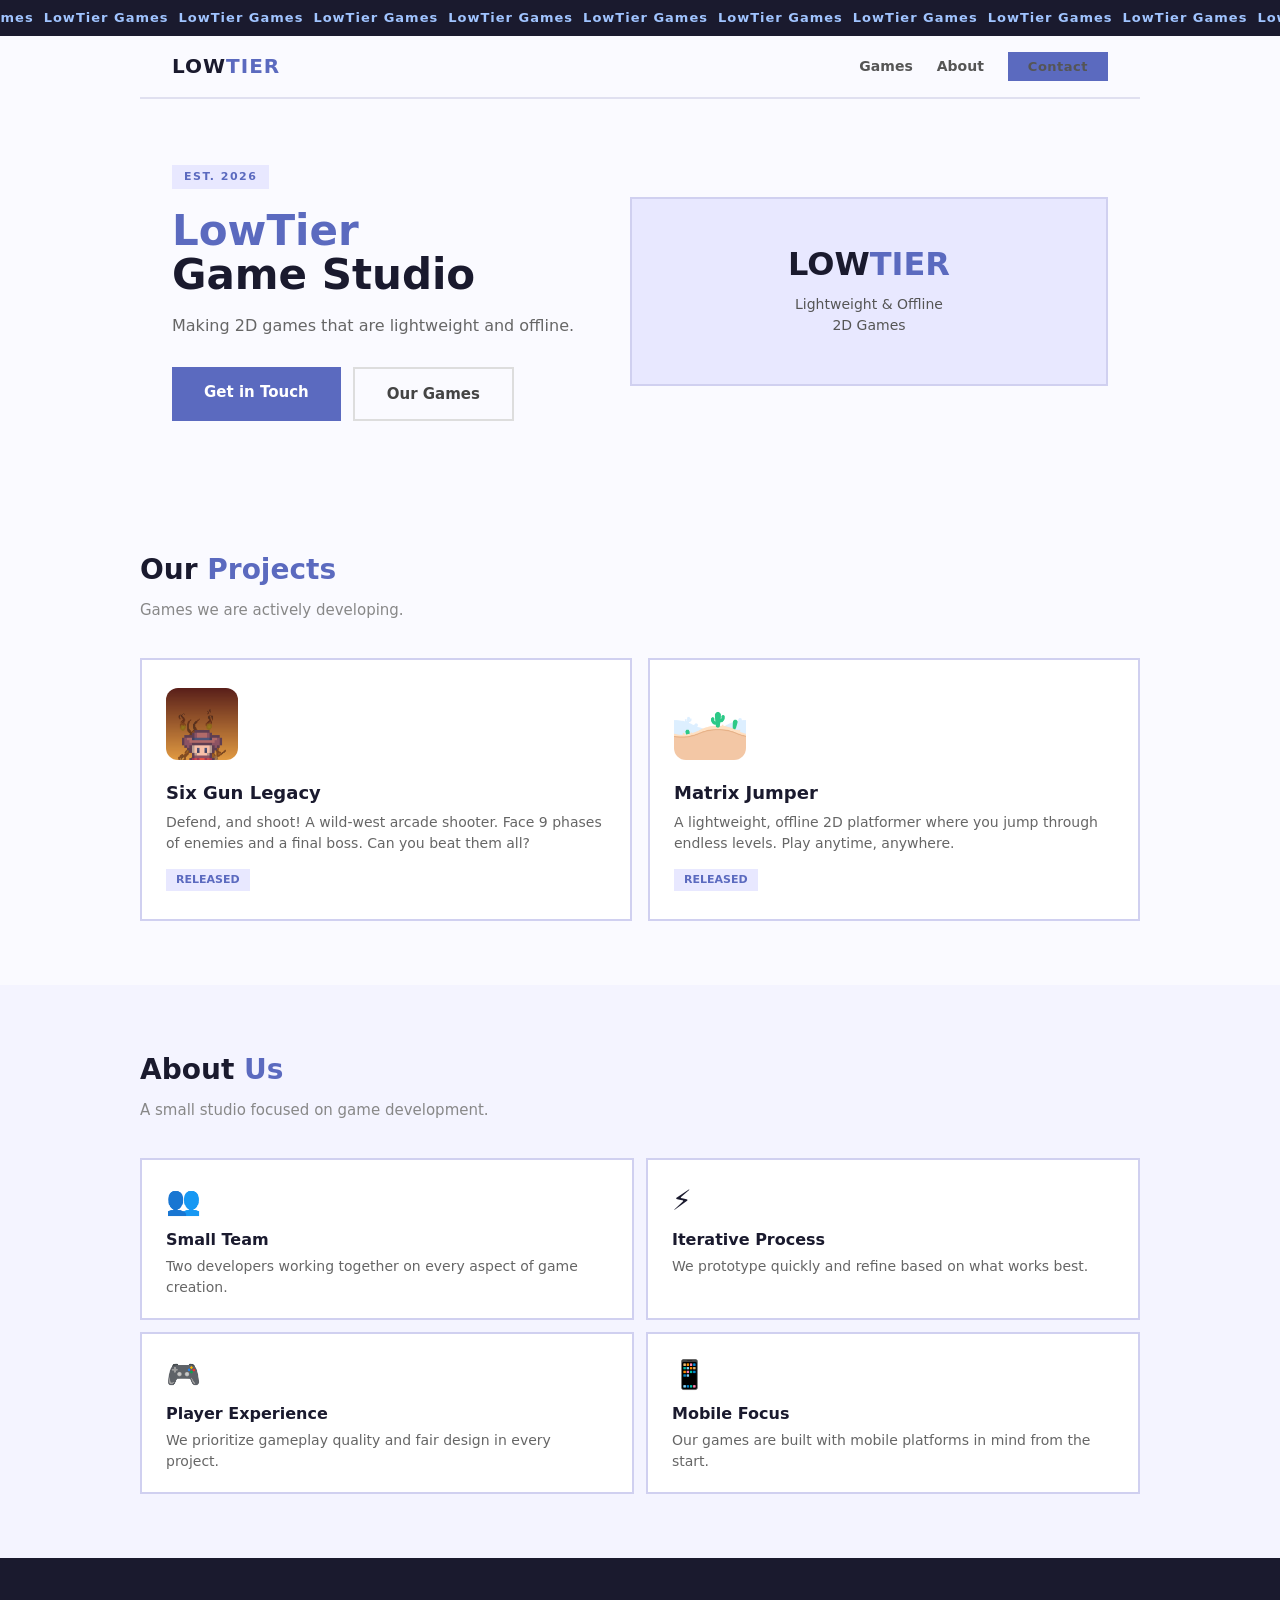
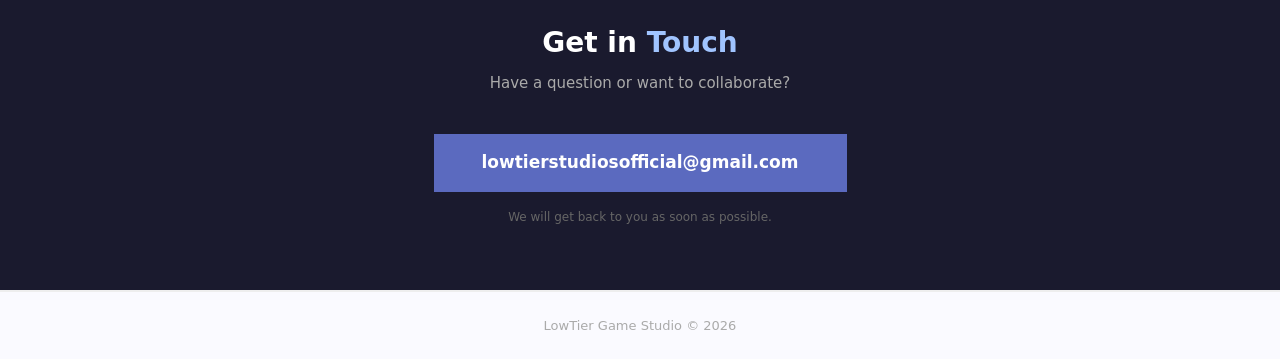
<file: index.html>
<!DOCTYPE html>
<html lang="en">
<head>
<meta charset="UTF-8">
<meta name="viewport" content="width=device-width, initial-scale=1">
<title>LowTier</title>
<style>
* { margin: 0; padding: 0; box-sizing: border-box; }
body {
  font-family: system-ui, ui-sans-serif, sans-serif;
  background: #fafaff;
  color: #1a1a2e;
  line-height: 1.5;
}
a { color: inherit; text-decoration: none; }

.topbar {
  background: #1a1a2e;
  color: #a0c4ff;
  overflow: hidden;
  white-space: nowrap;
  padding: 8px 0;
  font-size: 13px;
  font-weight: 700;
  letter-spacing: 1px;
  position: relative;
}
.topbar-inner {
  display: inline-block;
  white-space: nowrap;
}
.topbar-inner span { display: inline-block; padding-right: 10px; }

nav {
  display: flex;
  justify-content: space-between;
  align-items: center;
  padding: 16px 32px;
  max-width: 1000px;
  margin: 0 auto;
  border-bottom: 2px solid #e0e0f0;
}
nav .logo {
  font-size: 20px;
  font-weight: 800;
  letter-spacing: 1px;
  line-height: 1;
}
nav .logo span { color: #5b6abf; }
nav .links { display: flex; align-items: center; gap: 24px; font-size: 14px; font-weight: 600; }
nav .links a { color: #555; line-height: 1; }
nav .links a:hover { color: #5b6abf; }
nav .contact-link {
  background: #5b6abf;
  color: #fff;
  padding: 8px 20px;
  font-size: 13px;
  font-weight: 700;
  letter-spacing: 0.5px;
}
nav .contact-link:hover { background: #4752a0; }

.hero {
  max-width: 1000px;
  margin: 0 auto;
  padding: 64px 32px;
  display: flex;
  align-items: center;
  gap: 48px;
}
.hero-left { flex: 1; }
.hero-left .badge {
  display: inline-block;
  background: #e8e8ff;
  color: #5b6abf;
  font-size: 11px;
  font-weight: 700;
  padding: 4px 12px;
  letter-spacing: 1.5px;
  margin-bottom: 20px;
}
.hero-left h1 {
  font-size: 42px;
  font-weight: 900;
  line-height: 1.05;
  margin-bottom: 16px;
}
.hero-left h1 .highlight { color: #5b6abf; }
.hero-left p {
  color: #666;
  font-size: 16px;
  line-height: 1.6;
  margin-bottom: 28px;
  max-width: 480px;
}
.hero-left .cta-row { display: flex; gap: 12px; }
.hero-left .btn-primary {
  background: #5b6abf;
  color: #fff;
  padding: 14px 32px;
  font-weight: 700;
  font-size: 15px;
}
.hero-left .btn-primary:hover { background: #4752a0; }
.hero-left .btn-secondary {
  border: 2px solid #ddd;
  color: #444;
  padding: 14px 32px;
  font-weight: 600;
  font-size: 15px;
}
.hero-left .btn-secondary:hover { border-color: #aaa; }
.hero-right {
  flex: 1;
  background: #e8e8ff;
  padding: 48px 32px;
  text-align: center;
  border: 2px solid #d0d0f0;
}
.hero-right .product-name {
  font-size: 32px;
  font-weight: 900;
  color: #1a1a2e;
  line-height: 1.1;
  margin-bottom: 8px;
}
.hero-right .product-name span { color: #5b6abf; }
.hero-right .tagline {
  margin-top: 12px;
  font-size: 14px;
  color: #555;
}

section { padding: 64px 32px; }
.section-wrap { max-width: 1000px; margin: 0 auto; }
.section-title {
  font-size: 28px;
  font-weight: 800;
  margin-bottom: 8px;
}
.section-title span { color: #5b6abf; }
.section-sub {
  color: #888;
  font-size: 15px;
  margin-bottom: 36px;
  max-width: 500px;
}

#games { background: #fafaff; }
.game-grid {
  display: grid;
  grid-template-columns: repeat(2, 1fr);
  gap: 16px;
}
.game-card {
  border: 2px solid #d0d0f0;
  padding: 28px 24px;
  background: #fff;
}
.game-card .icon { font-size: 36px; margin-bottom: 12px; }
.game-card img.game-img {
  width: 72px;
  height: 72px;
  border-radius: 12px;
  object-fit: cover;
  margin-bottom: 12px;
}
.game-card h3 { font-size: 18px; font-weight: 700; margin-bottom: 6px; }
.game-card p { font-size: 14px; color: #666; line-height: 1.5; margin-bottom: 12px; }
.game-card .tag {
  display: inline-block;
  font-size: 11px;
  font-weight: 700;
  background: #e8e8ff;
  color: #5b6abf;
  padding: 3px 10px;
}

#about { background: #f4f4ff; }
.about-grid {
  display: grid;
  grid-template-columns: repeat(2, 1fr);
  gap: 12px;
}
.about-card {
  border: 2px solid #d0d0f0;
  padding: 20px 24px;
  background: #fff;
}
.about-card .icon { font-size: 28px; margin-bottom: 6px; }
.about-card h3 { font-size: 16px; font-weight: 700; }
.about-card p { font-size: 14px; color: #666; margin-top: 4px; }

#contact {
  background: #1a1a2e;
  color: #fff;
  text-align: center;
}
#contact .section-title span { color: #a0c4ff; }
#contact .section-sub { color: #aaa; margin: 0 auto 32px; }
.btn-contact {
  display: inline-block;
  background: #5b6abf;
  color: #fff;
  padding: 16px 48px;
  font-weight: 700;
  font-size: 17px;
  margin-top: 8px;
}
.btn-contact:hover { background: #4752a0; }
#contact .fine {
  margin-top: 16px;
  font-size: 12px;
  color: #666;
}

footer {
  text-align: center;
  padding: 24px 32px;
  font-size: 13px;
  color: #aaa;
  border-top: 2px solid #eee;
}

@media (max-width: 700px) {
  .hero { flex-direction: column; padding: 40px 20px; gap: 32px; }
  .hero-left h1 { font-size: 32px; }
  .game-grid, .about-grid { grid-template-columns: 1fr; }
  nav { padding: 12px 20px; }
  nav .links { gap: 12px; font-size: 12px; }
  section { padding: 40px 20px; }
}
</style>
</head>
<body>

<div class="topbar"><div class="topbar-inner" id="ticker"></div></div>

<script>
(function() {
  const el = document.getElementById('ticker');
  const msg = ' LowTier Games ';
  let i = 0;
  function step() {
    const span = document.createElement('span');
    span.textContent = msg;
    el.appendChild(span);
    i++;
    if (el.scrollWidth > window.innerWidth * 2) return;
    requestAnimationFrame(step);
  }
  step();

  let pos = 0;
  const speed = 1.2;
  function scroll() {
    pos -= speed;
    const w = el.scrollWidth / 2;
    if (pos <= -w) pos += w;
    el.style.transform = 'translateX(' + pos + 'px)';
    requestAnimationFrame(scroll);
  }
  scroll();
})();
</script>

<nav>
  <div class="logo">LOW<span>TIER</span></div>
  <div class="links">
    <a href="#games">Games</a>
    <a href="#about">About</a>
    <a href="#contact" class="contact-link">Contact</a>
  </div>
</nav>

<div class="hero">
  <div class="hero-left">
    <div class="badge">EST. 2026</div>
    <h1>
      <span class="highlight">LowTier</span><br>
      Game Studio
    </h1>
    <p>
      Making 2D games that are lightweight and offline.
    </p>
    <div class="cta-row">
      <a href="#contact" class="btn-primary">Get in Touch</a>
      <a href="#games" class="btn-secondary">Our Games</a>
    </div>
  </div>
  <div class="hero-right">
    <div class="product-name">
      LOW<span>TIER</span>
    </div>
    <div class="tagline">
      Lightweight &amp; Offline<br>
      2D Games
    </div>
  </div>
</div>

<section id="games">
  <div class="section-wrap">
    <h2 class="section-title">Our <span>Projects</span></h2>
    <p class="section-sub">Games we are actively developing.</p>
    <div class="game-grid">
      <div class="game-card">
        <img src="lowtier-assets/sixgunlegacy.png" alt="Six Gun Legacy logo" class="game-img">
        <h3>Six Gun Legacy</h3>
        <p>Defend, and shoot! A wild-west arcade shooter. Face 9 phases of enemies and a final boss. Can you beat them all?</p>
        <span class="tag">RELEASED</span>
      </div>
      <div class="game-card">
        <img src="lowtier-assets/matrixjumper.png" alt="Matrix Jumper logo" class="game-img">
        <h3>Matrix Jumper</h3>
        <p>A lightweight, offline 2D platformer where you jump through endless levels. Play anytime, anywhere.</p>
        <span class="tag">RELEASED</span>
      </div>
    </div>
  </div>
</section>

<section id="about">
  <div class="section-wrap">
    <h2 class="section-title">About <span>Us</span></h2>
    <p class="section-sub">A small studio focused on game development.</p>
    <div class="about-grid">
      <div class="about-card">
        <div class="icon">👥</div>
        <h3>Small Team</h3>
        <p>Two developers working together on every aspect of game creation.</p>
      </div>
      <div class="about-card">
        <div class="icon">⚡</div>
        <h3>Iterative Process</h3>
        <p>We prototype quickly and refine based on what works best.</p>
      </div>
      <div class="about-card">
        <div class="icon">🎮</div>
        <h3>Player Experience</h3>
        <p>We prioritize gameplay quality and fair design in every project.</p>
      </div>
      <div class="about-card">
        <div class="icon">📱</div>
        <h3>Mobile Focus</h3>
        <p>Our games are built with mobile platforms in mind from the start.</p>
      </div>
    </div>
  </div>
</section>

<section id="contact">
  <div class="section-wrap">
    <h2 class="section-title">Get in <span>Touch</span></h2>
    <p class="section-sub">Have a question or want to collaborate?</p>
    <a href="mailto:lowtierstudiosofficial@gmail.com" class="btn-contact">lowtierstudiosofficial@gmail.com</a>
    <p class="fine">We will get back to you as soon as possible.</p>
  </div>
</section>

<footer>
  LowTier Game Studio &copy; 2026
</footer>

</body>
</html>
</file>
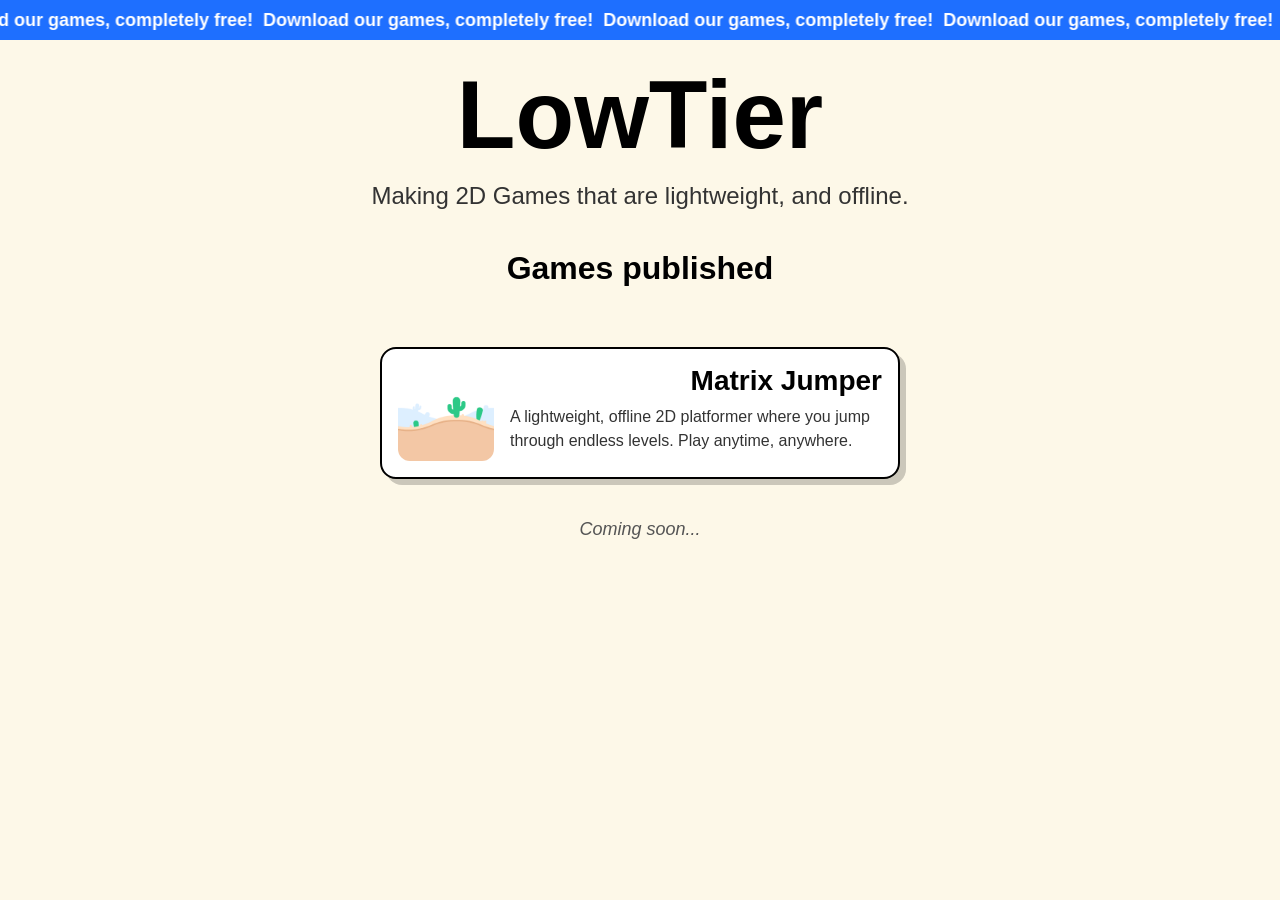
<file: lowtier.html>
<!DOCTYPE html>
<html lang="en">
<head>
    <meta charset="UTF-8">
    <meta name="viewport" content="width=device-width, initial-scale=1.0">
    <title>LowTier - Game</title>
    <link rel="stylesheet" href="contents/style.css">
</head>
<body>
    <div class="marquee-bar"></div>
    <main class="page">
        <h1 class="title">LowTier</h1>
        <p class="subtitle">Making 2D Games that are lightweight, and offline.</p>

        <h2 class="games-label">Games published</h2>

        <div class="card">
            <img src="contents/matrixjumper.png" alt="Matrix Jumper logo" class="card-logo">
            <div class="card-body">
                <h2 class="card-title">Matrix Jumper</h2>
                <p class="card-desc">A lightweight, offline 2D platformer where you jump through endless levels. Play anytime, anywhere.</p>
            </div>
        </div>

        <p class="coming-soon">Coming soon...</p>
    </main>
    <script src="contents/script.js"></script>
</body>
</html>
</file>
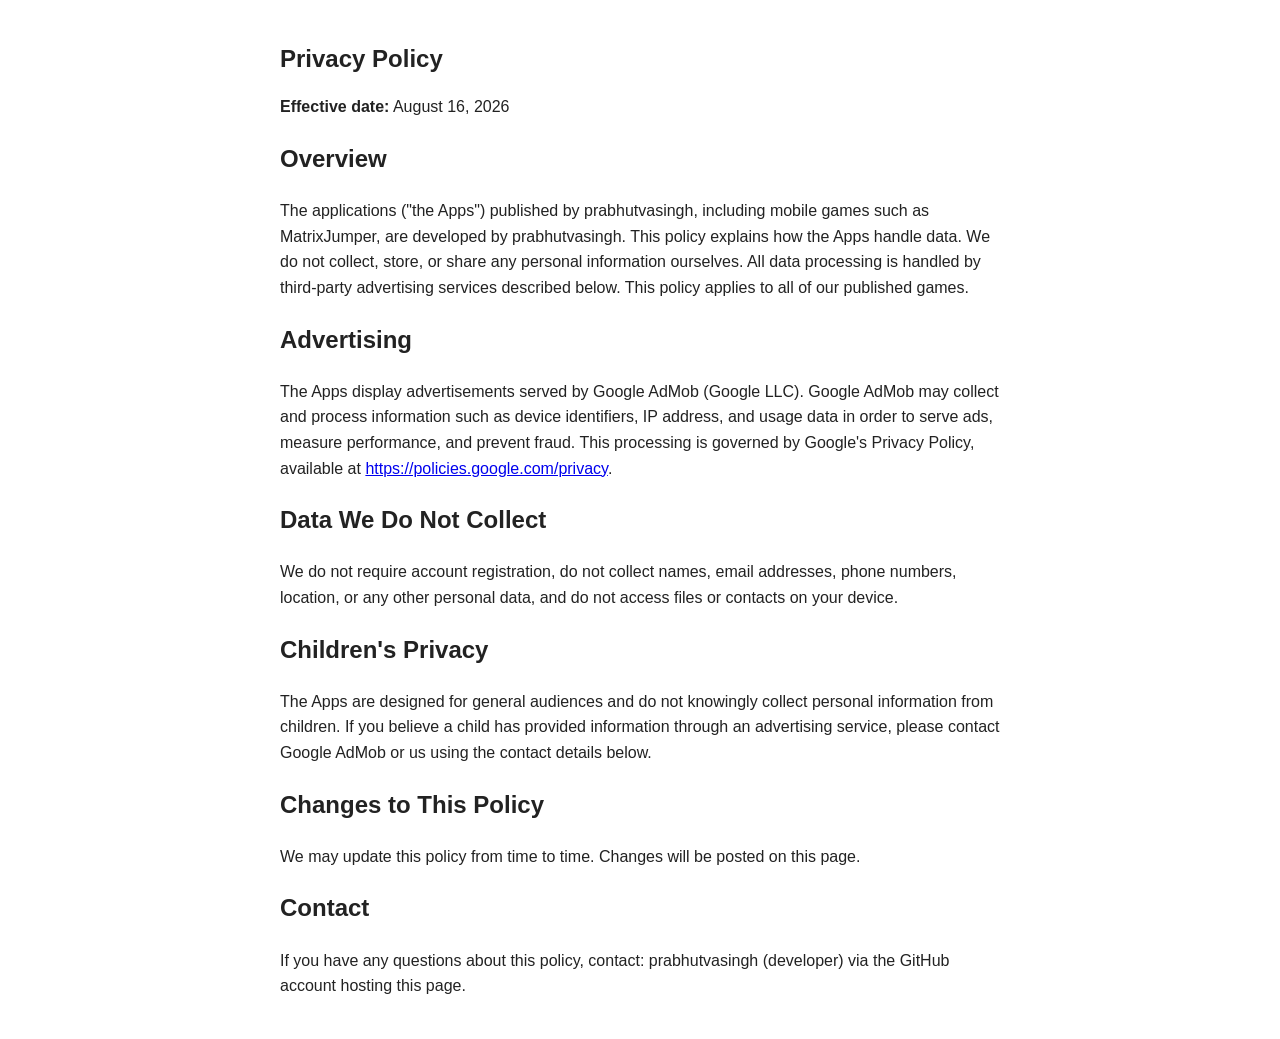
<file: privacy-policy.html>
<!DOCTYPE html>
<html lang="en">
<head>
<meta charset="utf-8">
<meta name="viewport" content="width=device-width, initial-scale=1">
<title>Privacy Policy</title>
<style>
body { font-family: Arial, sans-serif; max-width: 720px; margin: 40px auto; padding: 0 16px; color: #222; line-height: 1.6; }
h1 { font-size: 24px; }
</style>
</head>
<body>
<h1>Privacy Policy</h1>
<p><strong>Effective date:</strong> August 16, 2026</p>

<h2>Overview</h2>
<p>The applications ("the Apps") published by prabhutvasingh, including mobile games such as MatrixJumper, are developed by prabhutvasingh. This policy explains how the Apps handle data. We do not collect, store, or share any personal information ourselves. All data processing is handled by third-party advertising services described below. This policy applies to all of our published games.</p>

<h2>Advertising</h2>
<p>The Apps display advertisements served by Google AdMob (Google LLC). Google AdMob may collect and process information such as device identifiers, IP address, and usage data in order to serve ads, measure performance, and prevent fraud. This processing is governed by Google's Privacy Policy, available at <a href="https://policies.google.com/privacy">https://policies.google.com/privacy</a>.</p>

<h2>Data We Do Not Collect</h2>
<p>We do not require account registration, do not collect names, email addresses, phone numbers, location, or any other personal data, and do not access files or contacts on your device.</p>

<h2>Children's Privacy</h2>
<p>The Apps are designed for general audiences and do not knowingly collect personal information from children. If you believe a child has provided information through an advertising service, please contact Google AdMob or us using the contact details below.</p>

<h2>Changes to This Policy</h2>
<p>We may update this policy from time to time. Changes will be posted on this page.</p>

<h2>Contact</h2>
<p>If you have any questions about this policy, contact: prabhutvasingh (developer) via the GitHub account hosting this page.</p>
</body>
</html>
</file>
<file: contents/style.css>
* {
    margin: 0;
    padding: 0;
    box-sizing: border-box;
}

body {
    font-family: Arial, sans-serif;
    background: #fdf8e8;
    color: #222;
}

.page {
    padding-top: 60px;
    text-align: center;
}

.title {
    color: #000;
    font-size: 96px;
}

.subtitle {
    color: #333;
    font-size: 24px;
    margin-top: 12px;
}

/* Game title card */
.games-label {
    text-align: center;
    color: #000;
    font-size: 32px;
    margin-top: 40px;
}

.card {
    display: flex;
    gap: 16px;
    align-items: flex-start;
    max-width: 520px;
    margin: 60px auto 40px;
    background: #fff;
    border: 2px solid #000;
    border-radius: 16px;
    box-shadow: 6px 6px 0 rgba(0, 0, 0, 0.2);
    padding: 16px;
    text-align: left;
}

.card-logo {
    width: 96px;
    height: 96px;
    border-radius: 12px;
    object-fit: cover;
    flex-shrink: 0;
}

.logo-placeholder {
    display: flex;
    align-items: center;
    justify-content: center;
    background: #d9c39a;
    color: #4a3000;
    font-size: 28px;
    font-weight: bold;
}

.card-title {
    color: #000;
    font-size: 28px;
    margin-bottom: 8px;
    text-align: right;
}

.card-desc {
    color: #333;
    font-size: 16px;
    line-height: 1.5;
}

/* Bottom center italic notice */
.coming-soon {
    text-align: center;
    font-style: italic;
    color: #555;
    font-size: 18px;
    margin-top: 40px;
}
.marquee-bar {
    position: fixed;
    top: 0;
    left: 0;
    width: 100%;
    background: #1e6fff;
    overflow: hidden;
    white-space: nowrap;
    z-index: 1000;
    height: 40px;
    line-height: 40px;
}

.marquee-track {
    display: inline-block;
    will-change: transform;
}

.marquee-track span {
    display: inline-block;
    margin-right: 10px;
    font-size: 18px;
    font-weight: bold;
    color: #fff;
}
</file>
